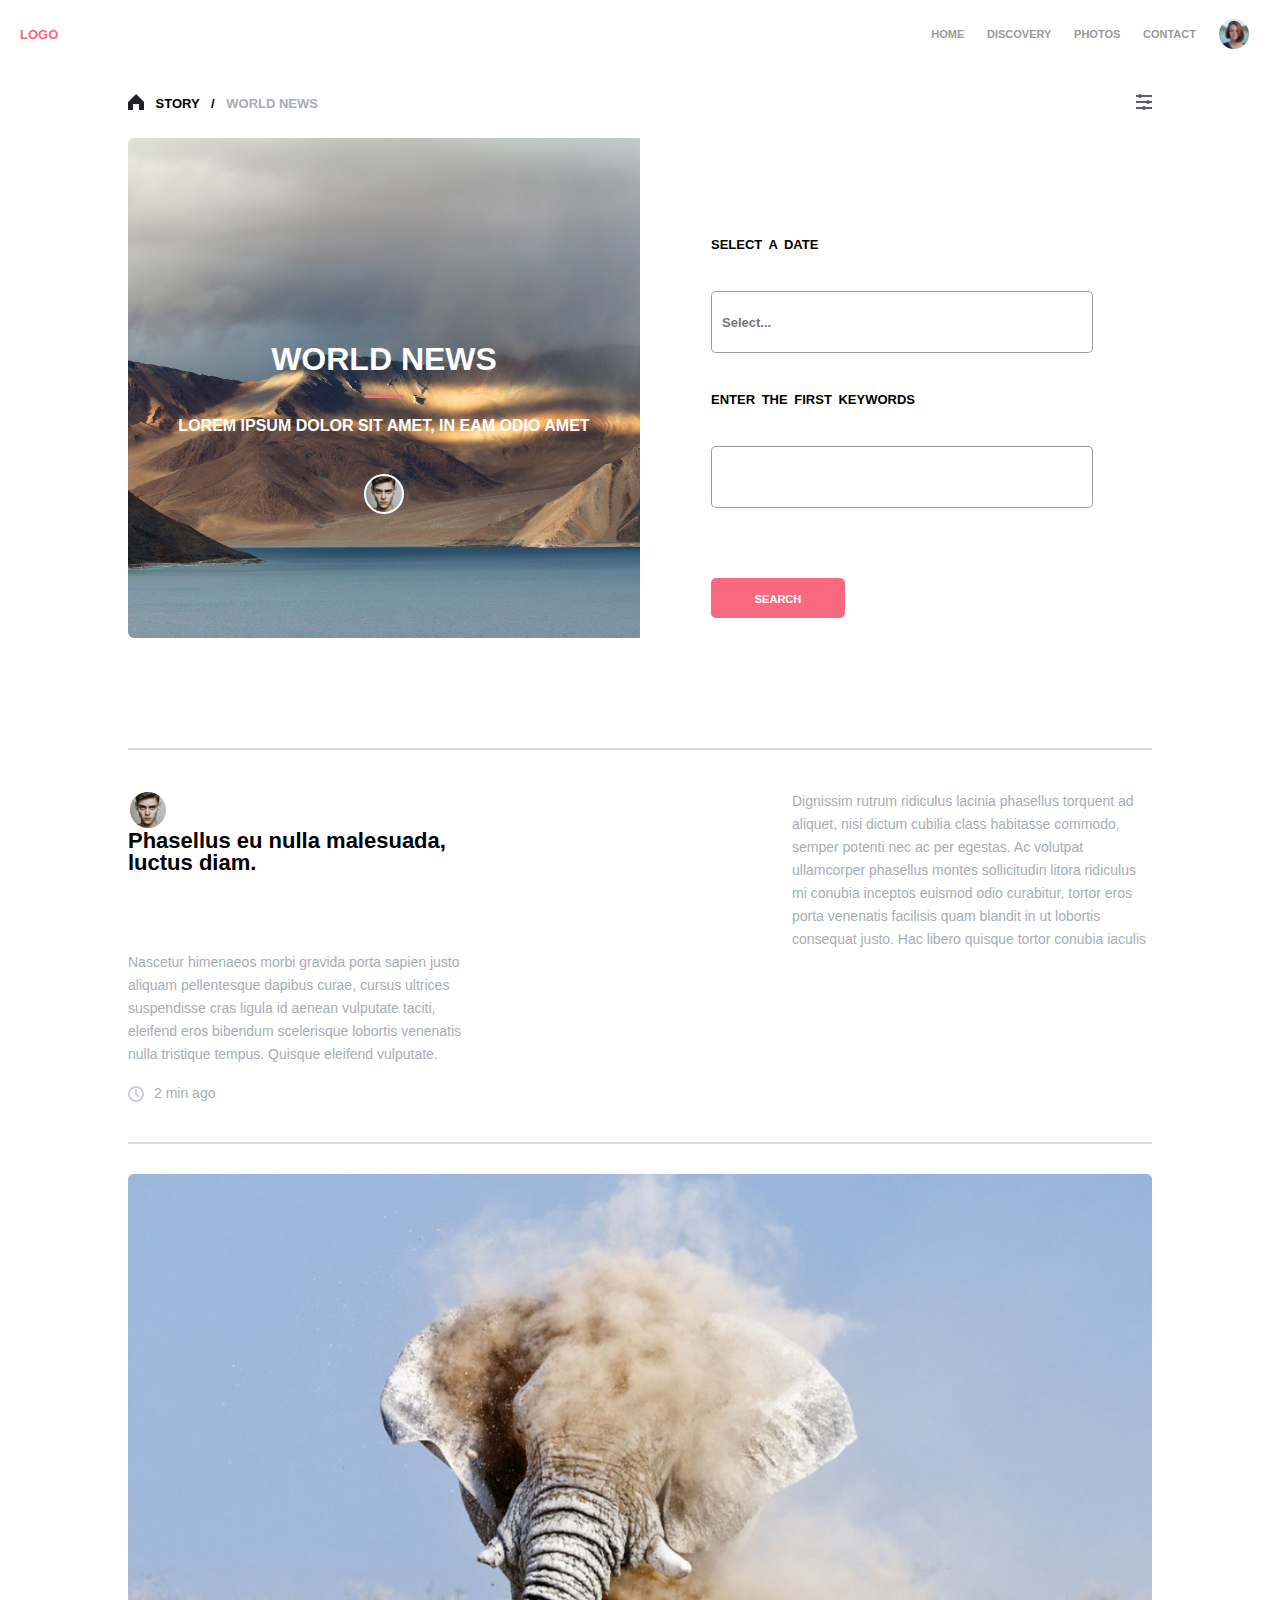
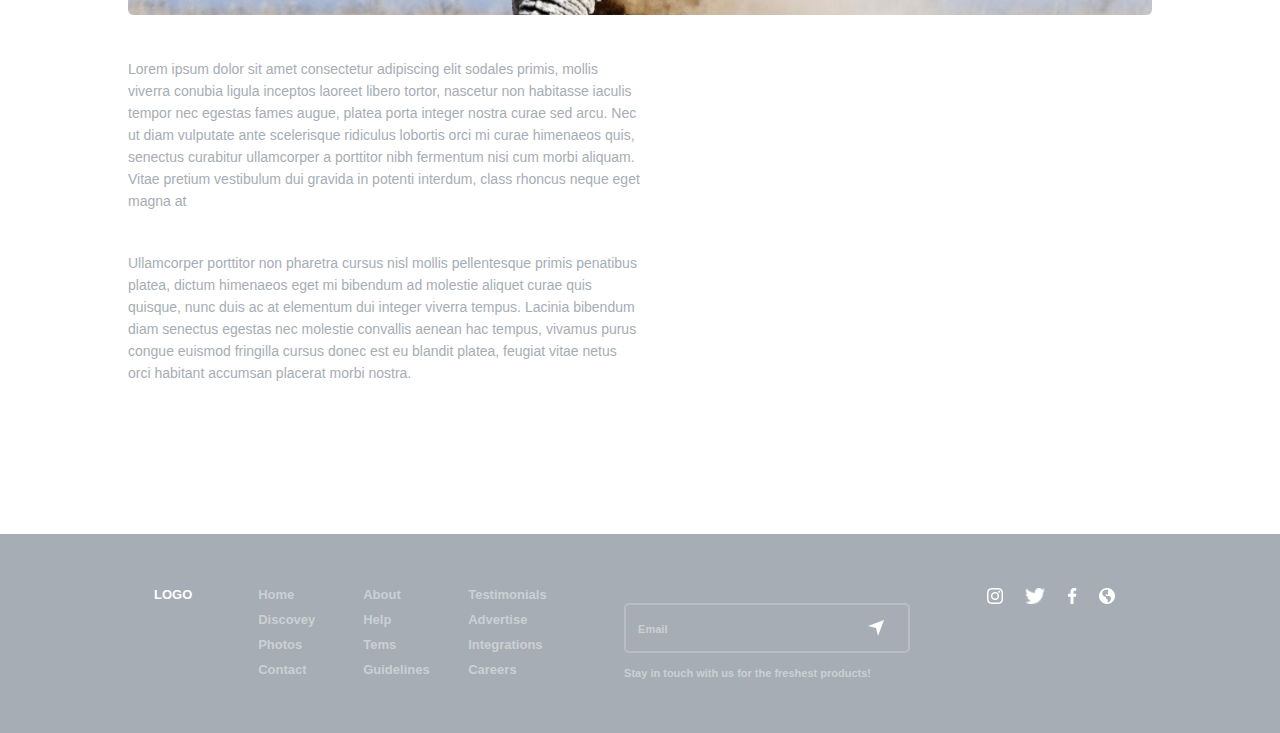
<file: second-page.html>
<!DOCTYPE html>
<html lang="en">
  <head>
    <meta charset="UTF-8" />
    <meta name="viewport" content="width=device-width, initial-scale=1.0" />
    <title>Nika Maghaldadze</title>
    <meta
      name="description"
      content="Project for unilab acceleration program by Nika Maghaldadze"
    />
    <meta name="AdsBot-Google" content="noindex" />
    <link rel="canonical" href="https://www.yourwebsite.com/your-page" />
    <link rel="stylesheet" href="./CSS/reset.css" />
    <link rel="stylesheet" href="./CSS/styles.css" />
    <link rel="stylesheet" href="./CSS/media.css" />
    <link rel="canonical" href="https://www.yourwebsite.com/your-page" />
    <link
      rel="stylesheet"
      href="https://cdnjs.cloudflare.com/ajax/libs/font-awesome/6.4.2/css/all.min.css"
    />
    <meta
      property="og:title"
      content="Nika Maghaldadze: Accelerating Success with Expertise"
    />
    <meta
      property="og:description"
      content="Welcome to Nika Maghaldadze's Acceleration Project!
     Discover how I apply my expertise and knowledge to drive success. From strategy to execution, 
     I'm dedicated to accelerating progress and achieving results. Explore how my skills and commitment make a difference."
    />
    <meta property="og:url" content="https://www.yourwebsite.com/your-page" />
    <meta property="og:type" content="website" />
    <meta property="og:title" content="Your Page Title" />
    <meta property="og:description" content="Your Open Graph Description" />
    <meta property="og:image" content="https://www.yourwebsite.com/image.jpg" />
    <meta property="og:image:width" content="1200" />
    <meta property="og:image:height" content="630" />
    <meta property="og:site_name" content="Your Website Name" />
    <meta property="og:locale" content="ge_Ge" />
    <meta
      property="article:author"
      content="Your Facebook Profile or Page URL"
    />
    <meta property="article:published_time" content="2023-11-07T12:00:00Z" />
    <meta
      name="twitter:image"
      content="https://www.yourwebsite.com/image.jpg"
    />
  </head>
  <body>
    <header class="header">
      <div class="web-version-header">
        <div class="logo-wrapper">
          <h3>LOGO</h3>
        </div>
        <nav>
          <ul>
            <a href="./index.html">
              <li>home</li>
            </a>
            <a href="./second-page.html">
              <li>discovery</li>
            </a>
            <a href="./fetch-data.html">
              <li>photos</li>
            </a>
            <a href="#">
              <li>contact</li>
            </a>
            <img
              id="loggedUser"
              class="logged-user-avatar"
              src="./Images/Photos/girl-photo-in-navbar.png"
              alt="logged user avatar"
            />
          </ul>
        </nav>
      </div>

      <div class="mobile-header-wrap">
        <div class="mobile-top-section">
          <div class="time">
            <h3 class="time">9:23</h3>
          </div>
          <div class="logos">
            <img
              src="./Images/Logos/Cellular Connection.png"
              alt="Celullar Data logo"
            />
            <img src="./Images/Logos/Wi-Fi.png" alt="Wi-Fi logo" />
            <img src="./Images/Logos/Battery.png" alt="Battery Logo" />
          </div>
        </div>
        <div class="mobile-bottom-section">
          <div class="burger-bar">
            <img
              class="bar"
              id="burgerIcon"
              src="./Images/Logos/menu icon.png"
              alt="burger menu"
            />
            <i class="fa-solid fa-x Xclose"></i>
          </div>
          <div class="logo-wrapper">
            <h3>LOGO</h3>
          </div>
          <div class="avatar">
            <img class="logged-user-avatar-1" src="./Images/Photos/avatar.png" alt="user avatar" />
          </div>
        </div>
      </div>
      <nav class="mobile-navigation close">
        <ul>
          <a class="actual-link" href="./index.html"
            ><li>
              <img src="./Images/Logos/home.png" alt="home logo" />home
            </li></a
          >
          <a class="actual-link" href="./second-page.html">
            <li>
              <img
                src="./Images/Logos/discover.png"
                alt="discover logo"
              />discovery
            </li>
          </a>
          <a class="actual-link" href="./fetch-data.html">
            <li>
              <img src="./Images/Logos/photos.png" alt="photo logo" />photos
            </li>
          </a>
          <li>
            <img src="./Images/Logos/mail.png" alt="envelope logo" />contact
          </li>
          <li class="popup-button">
            <img
              id="loggedUser1"
              class="logged-user-avatar"
              src="./Images/Photos/girl-photo-in-navbar.png"
              alt="logged user avatar"
            />
            profile
          </li>
        </ul>
      </nav>
    </header>
    <div class="popup">
      <div class="popup-wrap">
        <div class="X">X</div>
        <img src="./Images/Photos/popup-image.jpg" alt="avatar image" />
        <h1>dummy text</h1>
        <p>
          Lorem ipsum dolor sit amet consectetur adipisicing elit. Officiis
          consequatur suscipit facilis nostrum iure beatae magnam, ipsa incidunt
          cumque quos nisi enim at, natus praesentium voluptatum facere nulla
          voluptatem voluptatibus!
        </p>
      </div>
    </div>
    <section class="top-section">
      <div class="top-side">
        <div class="home-side">
          <a href="./index.html">
            <img src="./Images/Logos/home.png" alt="Home logo" />
          </a>
          <p>story</p>
          <p>/</p>
          <p class="grey-text">world news</p>
        </div>

        <div class="filter">
          <img src="./Images/Logos/filter.png" alt="settings" />
        </div>
      </div>

      <div class="bottom-ones">
        <div class="world-news">
          <h1>WORLD NEWS</h1>
          <hr />
          <h3>Lorem ipsum dolor sit amet, in eam odio amet</h3>
          <img src="./Images/Photos/avatar.png" alt="avatar" />
        </div>

        <div>
          <div class="select-side">
            <div>
              <label for="option">Select a date</label>
              <input
                type="text"
                id="option"
                name="trip-start"
                placeholder="Select..."
                min="2018-01-01"
                max="2023-12-31"
                onfocus="(this.type='date')"
              />
            </div>
            <div>
              <label for="search">Enter the first keywords</label>
              <input id="search" type="text" />
            </div>
            <button>search</button>
          </div>
        </div>
      </div>
    </section>

    <section class="second-section">
      <div>
        <img src="./Images/Photos/avatar.png" alt="avatar" />
        <h1>Phasellus eu nulla malesuada, luctus diam.</h1>
      </div>
      <div>
        <p>
          Dignissim rutrum ridiculus lacinia phasellus torquent ad aliquet, nisi
          dictum cubilia class habitasse commodo, semper potenti nec ac per
          egestas. Ac volutpat ullamcorper phasellus montes sollicitudin litora
          ridiculus mi conubia inceptos euismod odio curabitur, tortor eros
          porta venenatis facilisis quam blandit in ut lobortis consequat justo.
          Hac libero quisque tortor conubia iaculis
        </p>
      </div>
      <div>
        <p>
          Nascetur himenaeos morbi gravida porta sapien justo aliquam
          pellentesque dapibus curae, cursus ultrices suspendisse cras ligula id
          aenean vulputate taciti, eleifend eros bibendum scelerisque lobortis
          venenatis nulla tristique tempus. Quisque eleifend vulputate.
        </p>
        <div>
          <img src="./Images/Logos/time.png" alt="clock" />
          <p>2 min ago</p>
        </div>
      </div>
    </section>
    <section class="third-section">
      <img src="./Images/Photos/second-page-photo(2).png" alt="elephant" />
      <p>
        Lorem ipsum dolor sit amet consectetur adipiscing elit sodales primis,
        mollis viverra conubia ligula inceptos laoreet libero tortor, nascetur
        non habitasse iaculis tempor nec egestas fames augue, platea porta
        integer nostra curae sed arcu. Nec ut diam vulputate ante scelerisque
        ridiculus lobortis orci mi curae himenaeos quis, senectus curabitur
        ullamcorper a porttitor nibh fermentum nisi cum morbi aliquam. Vitae
        pretium vestibulum dui gravida in potenti interdum, class rhoncus neque
        eget magna at
      </p>
      <p>
        Ullamcorper porttitor non pharetra cursus nisl mollis pellentesque
        primis penatibus platea, dictum himenaeos eget mi bibendum ad molestie
        aliquet curae quis quisque, nunc duis ac at elementum dui integer
        viverra tempus. Lacinia bibendum diam senectus egestas nec molestie
        convallis aenean hac tempus, vivamus purus congue euismod fringilla
        cursus donec est eu blandit platea, feugiat vitae netus orci habitant
        accumsan placerat morbi nostra.
      </p>
    </section>
    <footer class="footer">
      <div class="footer-logo-wrapper">logo</div>
      <div class="columns-wrap">
        <div class="column">
          <p>Home</p>
          <p>Discovey</p>
          <p>Photos</p>
          <p>Contact</p>
        </div>
        <div class="column">
          <p>About</p>
          <p>Help</p>
          <p>Tems</p>
          <p>Guidelines</p>
        </div>
        <div class="column">
          <p>Testimonials</p>
          <p>Advertise</p>
          <p>Integrations</p>
          <p>Careers</p>
        </div>
      </div>
      <div class="input-text">
        <div class="input-wrap">
          <input class="input" type="text" placeholder="Email" />
          <img class="send" src="./Images/Logos/send.png" alt="Arrow logo" />
        </div>
        <div class="input-text">
          Stay in touch with us for the freshest products!
        </div>
      </div>
      <div class="socials-wrap">
        <img src="./Images/Logos/instagram.png" alt="instagram logo" />
        <img src="./Images/Logos/tweeter.png" alt="twitter logo" />
        <img src="./Images/Logos/facebook.png" alt="facebook logo" />
        <img src="./Images/Logos/web.png" alt="web logo" />
      </div>
    </footer>
  </body>
  <script src="./JavaScript/second-page.js"></script>
</html>
</file>
<file: CSS/styles.css>
@import url("https://fonts.googleapis.com/css2?family=Raleway:ital,wght@0,100;0,200;0,300;0,400;0,500;0,600;0,700;0,800;0,900;1,100;1,200;1,300;1,400;1,500;1,600;1,700;1,800;1,900&display=swap");
:root {
  --logo-font-color: #fa6980;
  --second-logo-font-color: #343638;
  --nav-list-active-color: #343638;
  --nav-list-default-color: #343638;
  --soft-transition-time: all ease 0.4s;
  --footer-background-color: #a6adb4;
  --footer-font-color: #cbd0d3;
  --white: #fff;
  --fontColor: #303134;
  --borderColor: #000;
  --smoothTransition: 0.3s all ease;
}
* {
  font-family: Arial, Helvetica, sans-serif;
  font-size: 13px;
  font-weight: bold;
}

@-webkit-keyframes fade-in {
  from {
    -webkit-transform: translateX(100%);
            transform: translateX(100%);
  }
  to {
    -webkit-transform: translateX(0);
            transform: translateX(0);
  }
}

@keyframes fade-in {
  from {
    -webkit-transform: translateX(100%);
            transform: translateX(100%);
  }
  to {
    -webkit-transform: translateX(0);
            transform: translateX(0);
  }
}
@-webkit-keyframes fade {
  from {
    opacity: 100%;
  }
  to {
    opacity: 0%;
  }
}
@keyframes fade {
  from {
    opacity: 100%;
  }
  to {
    opacity: 0%;
  }
}
@-webkit-keyframes fadeIn {
  from {
    opacity: 0%;
  }
  to {
    opacity: 100%;
  }
}
@keyframes fadeIn {
  from {
    opacity: 0%;
  }
  to {
    opacity: 100%;
  }
}

@-webkit-keyframes slide {
  from {
    -webkit-transform: translateX(-100%);
            transform: translateX(-100%);
  }
  to {
    -webkit-transform: translateX(0);
            transform: translateX(0);
  }
}

@keyframes slide {
  from {
    -webkit-transform: translateX(-100%);
            transform: translateX(-100%);
  }
  to {
    -webkit-transform: translateX(0);
            transform: translateX(0);
  }
}

@-webkit-keyframes sliderIn {
  from {
    -webkit-transform: translateX(-100%);
            transform: translateX(-100%);
    opacity: 0.3;
    scale: 0.4;
  }
  to {
    -webkit-transform: translateX(0);
            transform: translateX(0);
    opacity: 1;
    scale: 1;
  }
}

@keyframes sliderIn {
  from {
    -webkit-transform: translateX(-100%);
            transform: translateX(-100%);
    opacity: 0.3;
    scale: 0.4;
  }
  to {
    -webkit-transform: translateX(0);
            transform: translateX(0);
    opacity: 1;
    scale: 1;
  }
}

@-webkit-keyframes infoSlide {
  from {
    -webkit-transform: translateX(100%);
            transform: translateX(100%);
  }
  to {
    -webkit-transform: rotateX(0);
            transform: rotateX(0);
  }
}

@keyframes infoSlide {
  from {
    -webkit-transform: translateX(100%);
            transform: translateX(100%);
  }
  to {
    -webkit-transform: rotateX(0);
            transform: rotateX(0);
  }
}

@-webkit-keyframes popup{
  from{
    -webkit-transform: translateY(100%);
            transform: translateY(100%);
    scale: 0.5;
    opacity: 0.3;
  }
  to{
    -webkit-transform: translateY(0);
            transform: translateY(0);
    scale: 1;
    opacity: 1;
  }
}

@keyframes popup{
  from{
    -webkit-transform: translateY(100%);
            transform: translateY(100%);
    scale: 0.5;
    opacity: 0.3;
  }
  to{
    -webkit-transform: translateY(0);
            transform: translateY(0);
    scale: 1;
    opacity: 1;
  }
}
.header {
  padding: 19px 20px;
  display: -webkit-box;
  display: -ms-flexbox;
  display: flex;
  -webkit-box-pack: justify;
      -ms-flex-pack: justify;
          justify-content: space-between;
  -webkit-box-align: center;
      -ms-flex-align: center;
          align-items: center;
  -webkit-transition: var(--soft-transition-time);
  -o-transition: var(--soft-transition-time);
  transition: var(--soft-transition-time);
  -webkit-box-orient: vertical;
  -webkit-box-direction: normal;
      -ms-flex-direction: column;
          flex-direction: column;
}
.web-version-header {
  width: 100%;
  display: -webkit-box;
  display: -ms-flexbox;
  display: flex;
  -webkit-box-pack: justify;
      -ms-flex-pack: justify;
          justify-content: space-between;
  -webkit-box-align: center;
      -ms-flex-align: center;
          align-items: center;
  -webkit-transition: var(--soft-transition-time);
  -o-transition: var(--soft-transition-time);
  transition: var(--soft-transition-time);
  -webkit-animation-name: fadeIn;
          animation-name: fadeIn;
  -webkit-animation-duration: 0.5s;
          animation-duration: 0.5s;
}

header > .web-version-header > .logo-wrapper > h3 {
  font-family: Arial, Helvetica, sans-serif;
  font-size: 13px;
  font-weight: bold;
  color: var(--logo-font-color);
}
header > .mobile-header-wrap > .mobile-bottom-section > .logo-wrapper > h3 {
  font-family: Arial, Helvetica, sans-serif;
  font-size: 13px;
  font-weight: bold;
  color: var(--nav-list-default-color);
  opacity: 50%;
}
header > .web-version-header > nav > ul > a {
  text-decoration: none;
}
header > .web-version-header > nav > ul > a > li {
  font-family: Arial, Helvetica, sans-serif;
  font-size: 13px;
  text-transform: uppercase;
  color: var(--nav-list-default-color);
  opacity: 50%;
  font-weight: bold;
  font-size: 11px;
}

header > .web-version-header > nav > ul > a :hover {
  cursor: pointer;
  color: var(--nav-list-active-color);
  opacity: 100%;
  -webkit-transition: var(--soft-transition-time);
  -o-transition: var(--soft-transition-time);
  transition: var(--soft-transition-time);
}
header > .web-version-header > nav {
  max-width: 340px;
  width: 100%;
}
header > .web-version-header > nav > ul {
  max-width: 340px;
  width: 100%;
  height: auto;
  display: -webkit-box;
  display: -ms-flexbox;
  display: flex;
  -webkit-box-align: center;
      -ms-flex-align: center;
          align-items: center;
  -ms-flex-pack: distribute;
      justify-content: space-around;
}
.logged-user-avatar {
  opacity: 100%;
  cursor: pointer;
}

.mobile-header-wrap {
  width: 100%;
  display: none;
  -webkit-box-orient: vertical;
  -webkit-box-direction: normal;
      -ms-flex-direction: column;
          flex-direction: column;
  -webkit-transition: var(--soft-transition-time);
  -o-transition: var(--soft-transition-time);
  transition: var(--soft-transition-time);
}
.mobile-top-section {
  width: 100%;
  display: -webkit-box;
  display: -ms-flexbox;
  display: flex;
  -webkit-box-align: center;
      -ms-flex-align: center;
          align-items: center;
  -webkit-box-pack: justify;
      -ms-flex-pack: justify;
          justify-content: space-between;
}
.mobile-bottom-section {
  margin-top: 20px;
  width: 100%;
  display: -webkit-box;
  display: -ms-flexbox;
  display: flex;
  -webkit-box-align: center;
      -ms-flex-align: center;
          align-items: center;
  -webkit-box-pack: justify;
      -ms-flex-pack: justify;
          justify-content: space-between;
}
.burger-bar {
  cursor: pointer;
  -webkit-transition: all ease var(--soft-transition-time);
  -o-transition: all ease var(--soft-transition-time);
  transition: all ease var(--soft-transition-time);
}
.burger-bar.active .bar {
  display: none;
  -webkit-animation-name: fade;
          animation-name: fade;
  -webkit-animation-duration: 0.7s;
          animation-duration: 0.7s;
}
.burger-bar .Xclose {
  display: none;
  -webkit-animation-name: fadeIn;
          animation-name: fadeIn;
  -webkit-animation-duration: 0.7s;
          animation-duration: 0.7s;
}
.burger-bar.active .Xclose {
  display: inline-block;
  -webkit-transition: all ease var(--soft-transition-time);
  -o-transition: all ease var(--soft-transition-time);
  transition: all ease var(--soft-transition-time);
}
.mobile-navigation.close {
  display: none;
  -webkit-transition: all ease var(--soft-transition-time);
  -o-transition: all ease var(--soft-transition-time);
  transition: all ease var(--soft-transition-time);
}
.mobile-navigation.active {
  font-family: Arial, Helvetica, sans-serif;
  font-size: 13px;
  font-weight: bold;
  text-transform: uppercase;
  width: auto;
  height: 50vh;
  display: -webkit-box;
  display: -ms-flexbox;
  display: flex;
  -webkit-box-orient: vertical;
  -webkit-box-direction: normal;
      -ms-flex-direction: column;
          flex-direction: column;
  -webkit-box-align: center;
      -ms-flex-align: center;
          align-items: center;
  -webkit-animation-name: slide;
          animation-name: slide;
  -webkit-animation-duration: 0.7s;
          animation-duration: 0.7s;
  -ms-flex-item-align: start;
      align-self: flex-start;
  margin-left: 50px;
  padding: 50px;
  -webkit-box-shadow: 15px 4px 10px rgba(87, 86, 86, 0.17);
          box-shadow: 15px 4px 10px rgba(87, 86, 86, 0.17);
  padding-bottom: 0;
}
.logged-user-avatar-1{
  cursor: pointer;
}
.actual-link{
  display: -webkit-box;
  display: -ms-flexbox;
  display: flex;
  -webkit-box-align: center;
      -ms-flex-align: center;
          align-items: center;
  -webkit-box-pack: justify;
      -ms-flex-pack: justify;
          justify-content: space-between;
  margin: 30px 0px;
  cursor: pointer;
  text-decoration: none;
}
.actual-link > li{
  width: 100%;
  display: -webkit-box;
  display: -ms-flexbox;
  display: flex;
  -webkit-box-align: start;
      -ms-flex-align: start;
          align-items: flex-start;
  -webkit-box-pack: justify;
      -ms-flex-pack: justify;
          justify-content: space-between;
  cursor: pointer;
  color: #000;
  
}
.burger-bar {
  cursor: pointer;
  -webkit-transition: all ease var(--soft-transition-time);
  -o-transition: all ease var(--soft-transition-time);
  transition: all ease var(--soft-transition-time);
}

.mobile-navigation.active > ul > li {
  display: -webkit-box;
  display: -ms-flexbox;
  display: flex;
  -webkit-box-align: center;
      -ms-flex-align: center;
          align-items: center;
  margin: 30px 0px;
  cursor: pointer;
}
.mobile-navigation.active > ul > li > img {
  width: 18px;
  height: 18px;
  margin-right: 20px;
}
.popup{
  -webkit-animation-name:popup ;
          animation-name:popup ;
  -webkit-animation-duration: 1200ms;
          animation-duration: 1200ms;
  background-color: rgb(0, 0, 0);
  width: 100%;
  height: auto;
  display: -webkit-box;
  display: -ms-flexbox;
  display: flex;
  padding: 150px 0;
  -webkit-box-pack: center;
      -ms-flex-pack: center;
          justify-content: center;
  -webkit-box-align: center;
      -ms-flex-align: center;
          align-items: center;
  -webkit-box-orient: vertical;
  -webkit-box-direction: normal;
      -ms-flex-direction: column;
          flex-direction: column;
  display: none;
}
.popup-wrap{
  position: relative;
  width: 500px;
  height: auto;
  display: -webkit-box;
  display: -ms-flexbox;
  display: flex;
  -webkit-box-orient: vertical;
  -webkit-box-direction: normal;
      -ms-flex-direction: column;
          flex-direction: column;
  -webkit-box-align: center;
      -ms-flex-align: center;
          align-items: center;
}
.popup-wrap > .X{
  color: #fff;
  font-family: Arial, Helvetica, sans-serif;
  font-size: 22px;
  font-weight: 600;
  text-transform: uppercase;
  position: absolute;
  top: 0px;
  right: 20px;
  cursor: pointer;
}
.popup >.popup-wrap> img{
  width: 250px;
  height: 250px;
  border-radius: 50%;
}
.popup >.popup-wrap> h1{
  font-family: Arial, Helvetica, sans-serif;
  font-size: 32px;
  font-weight: bold;
  text-transform: uppercase;
  color: #fff;
  margin-top: 40px;
}

.popup >.popup-wrap> p{
  font-family: Arial, Helvetica, sans-serif;
  font-size: 22px;
  font-weight: 500;
  color: #fff;
  margin-top: 40px;
}

.popup.active{
  display: -webkit-box;
  display: -ms-flexbox;
  display: flex;
}

.footer {
  background-color: var(--footer-background-color);
  display: -webkit-box;
  display: -ms-flexbox;
  display: flex;
  -webkit-box-pack: justify;
      -ms-flex-pack: justify;
          justify-content: space-between;
  -webkit-box-align: start;
      -ms-flex-align: start;
          align-items: flex-start;
  padding: 54px 154px;
  -ms-flex-wrap: wrap;
      flex-wrap: wrap;
  overflow: hidden;
}
.footer-logo-wrapper {
  font-family: Arial, Helvetica, sans-serif;
  font-size: 13px;
  font-weight: bold;
  color: #fff;
  text-transform: uppercase;
}

.columns-wrap {
  display: -webkit-box;
  display: -ms-flexbox;
  display: flex;
  -webkit-box-align: start;
      -ms-flex-align: start;
          align-items: flex-start;
  gap: 15px;
  -ms-flex-wrap: wrap;
      flex-wrap: wrap;
}

.columns-wrap > .column {
  width: 90px;
  display: -webkit-box;
  display: -ms-flexbox;
  display: flex;
  -webkit-box-orient: vertical;
  -webkit-box-direction: normal;
      -ms-flex-direction: column;
          flex-direction: column;
  gap: 12px;
}

.columns-wrap > .column > p {
  cursor: pointer;
}
.columns-wrap > .column > p:hover {
  color: #fff;
  -webkit-transition: var(--soft-transition-time);
  -o-transition: var(--soft-transition-time);
  transition: var(--soft-transition-time);
}

.column p {
  font-family: Arial, Helvetica, sans-serif;
  font-size: 13px;
  color: var(--footer-font-color);
  font-weight: bold;
}
.input-wrap {
  width: 262px;
  height: 40px;
  padding: 5px;
  display: -webkit-box;
  display: -ms-flexbox;
  display: flex;
  -webkit-box-align: center;
      -ms-flex-align: center;
          align-items: center;
  border: solid 2px rgba(203, 208, 211, 0.5);
  border-radius: 5px;
  padding: 3px 10px;
}
.input {
  width: 87%;
  background: transparent;
  outline: none;
  border: none;
  color: #fff;
  font-size: 13px;
}
.input::-webkit-input-placeholder {
  font-family: Arial, Helvetica, sans-serif;
  font-size: 11px;
  color: var(--footer-font-color);
  font-weight: bold;
}
.input::-moz-placeholder {
  font-family: Arial, Helvetica, sans-serif;
  font-size: 11px;
  color: var(--footer-font-color);
  font-weight: bold;
}
.input:-ms-input-placeholder {
  font-family: Arial, Helvetica, sans-serif;
  font-size: 11px;
  color: var(--footer-font-color);
  font-weight: bold;
}
.input::-ms-input-placeholder {
  font-family: Arial, Helvetica, sans-serif;
  font-size: 11px;
  color: var(--footer-font-color);
  font-weight: bold;
}
.input::placeholder {
  font-family: Arial, Helvetica, sans-serif;
  font-size: 11px;
  color: var(--footer-font-color);
  font-weight: bold;
}
.input-text {
  font-family: Arial, Helvetica, sans-serif;
  font-size: 11px;
  color: var(--footer-font-color);
  font-weight: bold;
  margin-top: 15px;
}
.send {
  cursor: pointer;
}
.time-wrapper > img{
  width: 10px;
  height: 10px;
}
.socials-wrap {
  width: 150px;
  height: 16px;
  display: -webkit-box;
  display: -ms-flexbox;
  display: flex;
  -ms-flex-pack: distribute;
      justify-content: space-around;
}

.first-section {
  width: 100%;
  height: auto;
  overflow: hidden;
}

.first-section.none {
  display: none;
}

.slide {
  display: -webkit-box;
  display: -ms-flexbox;
  display: flex;
}

button {
  text-transform: uppercase;
}

.left {
  width: 50%;
  height: 600px;
  position: relative;
  display: -webkit-box;
  display: -ms-flexbox;
  display: flex;
  -webkit-box-pack: center;
      -ms-flex-pack: center;
          justify-content: center;
  -webkit-box-align: center;
      -ms-flex-align: center;
          align-items: center;
  -webkit-box-orient: vertical;
  -webkit-box-direction: normal;
      -ms-flex-direction: column;
          flex-direction: column;
}
.text-information {
  max-width: 570px;
  width: 100%;
  height: 310px;
  
}
.sliderWrapper {
  -webkit-animation-name: sliderIn;
          animation-name: sliderIn;
  -webkit-animation-duration: 1s;
          animation-duration: 1s;
  width: 100%;
  height: 100%;
  position: absolute;
  top: 0;
  left: 0;
  display: -ms-grid;
  display: grid;
  place-items: center;
}
.left > .sliderWrapper > img {
  max-width: 840px;
  width: 100%;
  height: 600px;
  position: absolute;
  top: 0;
  left: 0;
  z-index: -1;
  -o-object-fit: cover;
     object-fit: cover;
}

.left > .sliderWrapper > .text-information :where(h2, h3, p) {
  font-family: Arial, Helvetica, sans-serif;
  font-weight: bold;
  color: #fff;
  padding: 0 10px;
}

.left > .sliderWrapper > .text-information > h2 {
  font-size: 24px;
}

.left > .sliderWrapper > .text-information > h3 {
  font-size: 24px;
  margin-top: 40px;
}
hr {
  margin-top: 40px;
  outline: none;
  border: none;
  height: 3px;
  background-color: #fff;
  border-radius: 10px;
}
.left > .sliderWrapper > .text-information > p {
  font-size: 16px;
  font-weight: 400;
}

.left > .sliderWrapper > .text-information > button {
  margin-top: 30px;
  margin-left: 10px;
  width: 134px;
  height: 40px;
  background-color: #fa6980;
  color: #fff;
  border: none;
  outline: none;
  border-radius: 5px;
  font-family: Arial, Helvetica, sans-serif;
  font-weight: bold;
  font-size: 11px;
  padding-top: 5px;
}

.left > .sliderWrapper > .text-information > button:hover {
  cursor: pointer;
  opacity: 85%;
  -webkit-transition: var(--soft-transition-time);
  -o-transition: var(--soft-transition-time);
  transition: var(--soft-transition-time);
}

.right {
  width: 50%;
  display: -ms-grid;
  display: grid;
  place-items: center;
  padding: 100px 120px 100px 100px;
}

.arrow-nav {
  width: 100%;
  display: -webkit-box;
  display: -ms-flexbox;
  display: flex;
  -webkit-box-pack: justify;
      -ms-flex-pack: justify;
          justify-content: space-between;
  height: 50px;
  -webkit-box-align: start;
      -ms-flex-align: start;
          align-items: flex-start;
  border-bottom: solid 1px #ebeded;
}

.arrow-nav > .arrows {
  width: 8%;
  display: -webkit-box;
  display: -ms-flexbox;
  display: flex;
  -webkit-box-pack: justify;
      -ms-flex-pack: justify;
          justify-content: space-between;
}
.arrows > img {
  cursor: pointer;
}
.arrow-nav > h2 {
  font-family: Arial, Helvetica, sans-serif;
  font-weight: bold;
  font-size: 24px;
}
.info-wrap {
  -webkit-animation-name: infoSlide;
          animation-name: infoSlide;
  -webkit-animation-duration: 0.8s;
          animation-duration: 0.8s;
  width: 100%;
  display: -webkit-box;
  display: -ms-flexbox;
  display: flex;
  -webkit-box-orient: vertical;
  -webkit-box-direction: normal;
      -ms-flex-direction: column;
          flex-direction: column;
  gap: 40px;
}

.travel-log {
  display: -webkit-box;
  display: -ms-flexbox;
  display: flex;
  -webkit-box-orient: vertical;
  -webkit-box-direction: normal;
      -ms-flex-direction: column;
          flex-direction: column;
  -webkit-box-pack: start;
      -ms-flex-pack: start;
          justify-content: flex-start;
  -webkit-box-align: start;
      -ms-flex-align: start;
          align-items: flex-start;
}

.travel-log > h4 {
  font-family: Arial, Helvetica, sans-serif;
  font-weight: bold;
  font-size: 16px;
  color: #fa6980;
}

.travel-log > h5 {
  font-family: Arial, Helvetica, sans-serif;
  font-weight: bold;
  font-size: 16px;
  margin-top: 20px;
}

.travel-log > p {
  font-family: "acumin-pro", sans-serif;
  font-weight: 400;
  font-style: normal;
  color: #a6adb4;
  margin-top: 10px;
}

.travel-log > div {
  width: 84px;
  height: 16px;
  margin-top: 10px;
  display: -webkit-box;
  display: -ms-flexbox;
  display: flex;
  -webkit-box-pack: justify;
      -ms-flex-pack: justify;
          justify-content: space-between;
}

.travel-log > div > p {
  font-family: Arial, Helvetica, sans-serif;
  font-weight: bold;
  font-size: 13px;
  color: #a6adb4;
}

.dinamic-section.none{
  display: none;
}

.dinamic-section {
  width: 100%;
  margin-top: 40px;
}

.fixed-header-wrapper {
  width: 90%;
  margin: 0 auto;
  display: -webkit-box;
  display: -ms-flexbox;
  display: flex;
  -webkit-box-pack: justify;
      -ms-flex-pack: justify;
          justify-content: space-between;
}

.fixed-header-wrapper > h2 {
  font-family: Arial, Helvetica, sans-serif;
  font-weight: bold;
  font-size: 24px;
}

.fixed-header-wrapper > .arrows {
  width: 50px;
  display: -webkit-box;
  display: -ms-flexbox;
  display: flex;
  -webkit-box-pack: justify;
      -ms-flex-pack: justify;
          justify-content: space-between;
}

.fixed-header-wrapper > .arrows > img {
  width: 6px;
  height: 10px;
}

.section-from-js {
  width: 80%;
  margin: 0 auto;
  margin-top: 40px;
}

.from-js {
  width: 100%;
  display: -webkit-box;
  display: -ms-flexbox;
  display: flex;
  -ms-flex-wrap: wrap;
      flex-wrap: wrap;
  -webkit-box-pack: justify;
      -ms-flex-pack: justify;
          justify-content: space-between;
}

.blockWrapper {
  max-width: 360px;
  width: 100%;
  height: 350px;
}

.blockWrapper > img {
  -webkit-animation-name: fadeIn;
          animation-name: fadeIn;
  -webkit-animation-duration: 880ms;
          animation-duration: 880ms;
  max-width: 360px;
  width: 100%;
  height: 180px;
  -o-object-fit: cover;
     object-fit: cover;
  border-radius: 5px;
}

.blockWrapper > h2 {
  width: 240px;
  margin: 0 auto;
  margin-top: 40px;
  font-family: Arial, Helvetica, sans-serif;
  font-weight: bold;
  font-size: 16px;
  color: #000;
}
.blockWrapper > p {
  width: 240px;
  margin: 0 auto;
  margin-top: 10px;
  font-family: "acumin-pro", sans-serif;
  font-weight: 400;
  font-size: 13px;
  color: #a6adb4;
}
.time-wrapper {
  width: 240px;
  margin: 0 auto;
  display: -webkit-box;
  display: -ms-flexbox;
  display: flex;
  margin-top: 30px;
}
.time-wrapper > p {
  font-family: "acumin-pro", sans-serif;
  font-weight: oblique;
  font-size: 13px;
  color: #a6adb4;
  margin-left: 10px;
}

/* second page styles */

.top-section {
  width: 80%;
  margin: 0 auto;
  display: -webkit-box;
  display: -ms-flexbox;
  display: flex;
  -webkit-box-orient: vertical;
  -webkit-box-direction: normal;
      -ms-flex-direction: column;
          flex-direction: column;
}

.top-section > .top-side {
  width: 100%;
  height: 70px;
  display: -webkit-box;
  display: -ms-flexbox;
  display: flex;
  -webkit-box-pack: justify;
      -ms-flex-pack: justify;
          justify-content: space-between;
  -webkit-box-align: center;
      -ms-flex-align: center;
          align-items: center;
}

.top-section > .top-side > .home-side {
  width: 190px;
  display: -webkit-box;
  display: -ms-flexbox;
  display: flex;
  -webkit-box-pack: justify;
      -ms-flex-pack: justify;
          justify-content: space-between;
  -webkit-box-align: center;
      -ms-flex-align: center;
          align-items: center;
}

.top-section > .top-side > .home-side > p {
  font-family: Arial, Helvetica, sans-serif;
  font-size: 13px;
  font-weight: bold;
  text-transform: uppercase;
}

.grey-text {
  color: #a6adb4;
}

.bottom-ones {
  width: 100%;
  display: -webkit-box;
  display: -ms-flexbox;
  display: flex;
  -webkit-box-pack: justify;
      -ms-flex-pack: justify;
          justify-content: space-between;
}

.bottom-ones > .world-news {
  background-image: url(../Images/Photos/second-page-photo.png);
  -o-object-fit: cover;
     object-fit: cover;
  background-repeat: no-repeat;
  width: 50%;
  min-height: 500px;
  display: -webkit-box;
  display: -ms-flexbox;
  display: flex;
  -webkit-box-pack: center;
      -ms-flex-pack: center;
          justify-content: center;
  -webkit-box-align: center;
      -ms-flex-align: center;
          align-items: center;
  -webkit-box-orient: vertical;
  -webkit-box-direction: normal;
      -ms-flex-direction: column;
          flex-direction: column;
  text-align: center;
}

.world-news > hr {
  width: 40px;
  background-color: #fa6980;
  border-radius: 5px;
  margin: 20px;
}
.world-news > h1 {
  font-family: Arial, Helvetica, sans-serif;
  font-size: 32px;
  font-weight: bold;
  text-transform: uppercase;
  color: #fff;
}
.world-news > h3 {
  font-family: Arial, Helvetica, sans-serif;
  font-size: 16px;
  font-weight: bold;
  text-transform: uppercase;
  color: #fff;
}
.world-news > img {
  margin-top: 40px;
}

.bottom-ones > div {
  width: 50%;
  display: -ms-grid;
  display: grid;
  place-items: center;
  padding: 40px;
}

.bottom-ones > div > .select-side {
  max-width: 370px;
  width: 100%;
  height: 260px;
  display: -webkit-box;
  display: -ms-flexbox;
  display: flex;
  -webkit-box-orient: vertical;
  -webkit-box-direction: normal;
      -ms-flex-direction: column;
          flex-direction: column;
  gap: 40px;
  -webkit-box-pack: center;
      -ms-flex-pack: center;
          justify-content: center;
}

.bottom-ones > div > .select-side > div {
  width: 50%;
  display: -webkit-box;
  display: -ms-flexbox;
  display: flex;
  -webkit-box-orient: vertical;
  -webkit-box-direction: normal;
      -ms-flex-direction: column;
          flex-direction: column;
  gap: 40px;
  -webkit-box-pack: center;
      -ms-flex-pack: center;
          justify-content: center;
  -webkit-box-align: start;
      -ms-flex-align: start;
          align-items: flex-start;
}

.bottom-ones > div > .select-side > div > input,
select {
  width: 360px;
  height: 40px;
  border-radius: 5px;
  outline: none;
  border: solid 1px rgba(51, 54, 56, 0.5);
  padding: 10px;
  cursor: pointer;
}

.bottom-ones > div > .select-side > div > label {
  width: 240px;
  font-family: "acumin-pro", sans-serif;
  font-size: 13px;
  font-weight: 900;
  text-transform: uppercase;
  color: #000;
  word-spacing: 3px;
}

.bottom-ones > div > .select-side > button {
  margin-top: 30px;
  width: 134px;
  height: 40px;
  background-color: #fa6980;
  color: #fff;
  border: none;
  outline: none;
  border-radius: 5px;
  font-family: Arial, Helvetica, sans-serif;
  font-weight: bold;
  font-size: 11px;
  padding: 15px;
}

.bottom-ones > div > .select-side > button:hover {
  opacity: 0.8;
  cursor: pointer;
  -webkit-transition: var(--soft-transition-time);
  -o-transition: var(--soft-transition-time);
  transition: var(--soft-transition-time);
}

.second-section {
  width: 80%;
  margin: 0 auto;
  display: -webkit-box;
  display: -ms-flexbox;
  display: flex;
  -webkit-box-pack: justify;
      -ms-flex-pack: justify;
          justify-content: space-between;
  padding: 40px 0;
  -ms-flex-wrap: wrap;
      flex-wrap: wrap;
  border-top: solid 2px rgba(166, 173, 181, 0.4);
  border-bottom: solid 2px rgba(166, 173, 181, 0.4);
  margin-top: 30px;
  margin-bottom: 30px;
}

.second-section > div {
  width: 360px;
  display: -webkit-box;
  display: -ms-flexbox;
  display: flex;
  -webkit-box-orient: vertical;
  -webkit-box-direction: normal;
      -ms-flex-direction: column;
          flex-direction: column;
}

.second-section > div > img {
  width: 40px;
  height: 40px;
}
.second-section > div > h1 {
  font-family: "acumin-pro", sans-serif;
  font-size: 22px;
  font-weight: 900;
}

.second-section > div > p {
  font-family: Arial, Helvetica, sans-serif;
  font-size: 14px;
  font-weight: 400;
  color: #a6adb4;
  line-height: 23px;
}


.second-section > div > div {
  display: -webkit-box;
  display: -ms-flexbox;
  display: flex;
  margin-top: 20px;
}

.second-section > div > div > p {
  font-family: Arial, Helvetica, sans-serif;
  font-size: 14px;
  font-weight: 400;
  color: #a6adb4;
  margin-left: 10px;
}

/* third section */
.third-section {
  width: 80%;
  margin: 0 auto;
  padding-bottom: 150px;
}

.third-section > p {
  width: 50%;
  font-family: Arial, Helvetica, sans-serif;
  font-size: 14px;
  font-weight: 400;
  color: #a6adb4;
  margin-top: 40px;
  line-height: 22px;
}

.third-section > img{
  width: 100%;
}
/* last section */
.last-section{
  width: 90%;
  height: auto;
  display: -webkit-box;
  display: -ms-flexbox;
  display: flex;
  -webkit-box-orient: vertical;
  -webkit-box-direction: normal;
      -ms-flex-direction: column;
          flex-direction: column;
  -webkit-box-pack: center;
      -ms-flex-pack: center;
          justify-content: center;
  -webkit-box-align: center;
      -ms-flex-align: center;
          align-items: center;
  padding: 40px;
}
.last-section.none{
  display: none;
}
.last-section > .fixed-header-wrapper{
  width: 90%;
  margin: 0 auto;
  display: -webkit-box;
  display: -ms-flexbox;
  display: flex;
  -webkit-box-pack: justify;
      -ms-flex-pack: justify;
          justify-content: space-between;
  -webkit-box-align: center;
      -ms-flex-align: center;
          align-items: center;
}
.wrapper{
  width: 90%;
  display: -webkit-box;
  display: -ms-flexbox;
  display: flex;
  -webkit-box-align: center;
      -ms-flex-align: center;
          align-items: center;
  -webkit-box-pack: justify;
      -ms-flex-pack: justify;
          justify-content: space-between;
  -ms-flex-wrap: wrap;
      flex-wrap: wrap;
}
.big-pictures{
  width: 60%;
  display: -webkit-box;
  display: -ms-flexbox;
  display: flex;
  -webkit-box-orient: vertical;
  -webkit-box-direction: normal;
      -ms-flex-direction: column;
          flex-direction: column;
}
.wrapper-block{
  position: relative;
  margin-top: 20px;
  background-image:url(../Images/Photos/last-section-image\(1\).png);
  -o-object-fit: cover;
     object-fit: cover;
  background-repeat: no-repeat;
  -o-object-position: center;
     object-position: center;
  max-width: 760px;
  width: 100%;
  height: 430px;
  display: -webkit-box;
  display: -ms-flexbox;
  display: flex;
  -webkit-box-orient: vertical;
  -webkit-box-direction: normal;
      -ms-flex-direction: column;
          flex-direction: column;
  -webkit-box-pack: end;
      -ms-flex-pack: end;
          justify-content: flex-end;
  -webkit-box-align: start;
      -ms-flex-align: start;
          align-items: flex-start;
}
.wrapper-block-1{
  position: relative;
  margin-top: 20px;
  margin-bottom: 20px;
  background-image:url(../Images/Photos/last-section-image\(2\).png);
  -o-object-fit: cover;
     object-fit: cover;
  background-repeat: no-repeat;
  max-width: 760px;
  width: 100%;
  height: 430px;
  display: -webkit-box;
  display: -ms-flexbox;
  display: flex;
  -webkit-box-orient: vertical;
  -webkit-box-direction: normal;
      -ms-flex-direction: column;
          flex-direction: column;
  -webkit-box-pack: end;
      -ms-flex-pack: end;
          justify-content: flex-end;
  -webkit-box-align: start;
      -ms-flex-align: start;
          align-items: flex-start;
}
.big-pictures > div > h5{
  position: absolute;
  top: 40px;
  left: 40px;
  font-family: "Raleway", sans-serif;
  font-size: 18px;
  color: #fff;
  font-weight: 600;
}
.big-pictures > div > h3{
  font-family: "Raleway", sans-serif;
  font-size: 24px;
  color: #fff;
  font-weight: bold;
  margin-left: 40px;
}

.big-pictures > div > p{
  font-family: "Raleway", sans-serif;
  font-size: 16px;
  color: #fff;
  font-weight: 600;
  margin-left: 40px;
  margin-top: 10px;
}
.big-pictures > div > div{
  display: -webkit-box;
  display: -ms-flexbox;
  display: flex;
  margin: 40px;
  
}
.big-pictures > div > div > p{
  font-family: "Raleway", sans-serif;
  font-size: 13px;
  color: #a6adb4;
  font-weight: 600;
}
.small-pictures{
  width: 30%;
  display: -webkit-box;
  display: -ms-flexbox;
  display: flex;
  -webkit-box-orient: vertical;
  -webkit-box-direction: normal;
      -ms-flex-direction: column;
          flex-direction: column;
  gap: 20px;
  -webkit-box-align: start;
      -ms-flex-align: start;
          align-items: flex-start;
}
.small-wrapper > div{
  max-width: 360px;
  width: 100%;
  display: -webkit-box;
  display: -ms-flexbox;
  display: flex;
  -webkit-box-orient: vertical;
  -webkit-box-direction: normal;
      -ms-flex-direction: column;
          flex-direction: column;
  -webkit-box-pack: justify;
      -ms-flex-pack: justify;
          justify-content: space-between;
}
.small-wrapper > div > div{
  display: -webkit-box;
  display: -ms-flexbox;
  display: flex;
  -webkit-box-align: center;
      -ms-flex-align: center;
          align-items: center;
}
.small-wrapper > div>h3{
  font-family: "Raleway", sans-serif;
  font-size: 16px;
  color: #000;
  font-weight: 900;
  margin-top: 20px;
}
.small-wrapper > div > div> p{
  font-family: "Raleway", sans-serif;
  font-size: 16px;
  color: #a6adb4;
  font-weight: 600;
  display: -webkit-box;
  display: -ms-flexbox;
  display: flex;
  -webkit-box-align: center;
      -ms-flex-align: center;
          align-items: center;
  margin-top: 20px;
}
.small-wrapper > div > div > p>span{
  text-decoration: underline;
}
/* fetch page */

.full-list-wrapper {
  width: 78%;
  margin: 0 auto;
  padding: 80px 0;
}

.managers {
  width: 100%;
  display: -ms-grid;
  display: grid;
  place-items: center;
  width: 100%;
  font-family: "Raleway", sans-serif;
  font-size: 36px;
  color: var(--borderColor);
  font-weight: 600;
  margin-top: 22.4px;
}

.div-list {
  display: -webkit-box;
  display: -ms-flexbox;
  display: flex;
  -webkit-box-pack: justify;
      -ms-flex-pack: justify;
          justify-content: space-between;
  padding: 20px;
  margin-top: 20px;
  -ms-flex-wrap: wrap;
      flex-wrap: wrap;
}

.div-list img {
  width: 128px;
  height: 128px;
  -o-object-fit: cover;
     object-fit: cover;
}

.names-wrap {
  display: -ms-grid;
  display: grid;
  place-items: center;
  font-family: "Raleway", sans-serif;
  font-size: 18px;
  color: var(--borderColor);
  font-weight: 600;
  margin-top: 22.4px;
}

.div-2 {
  width: 40%;
  margin: 0 auto;
  display: -ms-grid;
  display: grid;
  place-items: center;
  -ms-grid-columns: auto auto;
  grid-template-columns: auto auto;
  margin-top: 30px;
}

#previous {
  width: 90%;
  height: 40px;
  border: solid 1px var(--borderColor);
  font-family: "Raleway", sans-serif;
  font-size: 18px;
  color: var(--borderColor);
  font-weight: 600;
  cursor: pointer;
}
#next {
  width: 90%;
  height: 40px;
  border: solid 1px var(--borderColor);
  font-family: "Raleway", sans-serif;
  font-size: 18px;
  color: var(--borderColor);
  font-weight: 600;
  cursor: pointer;
}

#previous:hover {
  -webkit-box-shadow: rgba(0, 0, 0, 0.24) 0px 3px 8px;
          box-shadow: rgba(0, 0, 0, 0.24) 0px 3px 8px;
}
#next:hover {
  -webkit-box-shadow: rgba(0, 0, 0, 0.24) 0px 3px 8px;
          box-shadow: rgba(0, 0, 0, 0.24) 0px 3px 8px;
}
</file>
<file: CSS/media.css>
/*
* Prefixed by https://autoprefixer.github.io
* PostCSS: v8.4.14,
* Autoprefixer: v10.4.7
* Browsers: last 4 version
*/

@-webkit-keyframes fade {
  from {
    opacity: 100%;
  }
  to {
    opacity: 0%;
  }
}
@keyframes fade {
  from {
    opacity: 100%;
  }
  to {
    opacity: 0%;
  }
}
@-webkit-keyframes fadeIn {
  from {
    opacity: 0%;
  }
  to {
    opacity: 100%;
  }
}
@keyframes fadeIn {
  from {
    opacity: 0%;
  }
  to {
    opacity: 100%;
  }
}

@media (max-width: 1080px) {
    #next{
        font-size: 14px;
    }
    #previous{
        font-size: 14px;
    }
    .div-2{
        width: 80%;
        display: -webkit-box;
        display: -ms-flexbox;
        display: flex;
        -webkit-box-pack: center;
            -ms-flex-pack: center;
                justify-content: center;
        -webkit-box-align: center;
            -ms-flex-align: center;
                align-items: center;
        margin: 0;
    }
  .socials-wrap {
    margin-top: 100px;
  }
  .last-section{
    -webkit-box-align: center;
        -ms-flex-align: center;
            align-items: center;
    -webkit-box-pack: center;
        -ms-flex-pack: center;
            justify-content: center;
    -webkit-box-orient: vertical;
    -webkit-box-direction: normal;
        -ms-flex-direction: column;
            flex-direction: column;
    padding: 40px 0;
  }
  .wrapper{
    width: 100%;
    -webkit-box-orient: vertical;
    -webkit-box-direction: normal;
        -ms-flex-direction: column;
            flex-direction: column;
    -webkit-box-align: center;
        -ms-flex-align: center;
            align-items: center;
    -webkit-box-pack: center;
        -ms-flex-pack: center;
            justify-content: center;
  }
  .big-pictures{
    width: 90%;
  }
  .small-pictures{
    width: 90%;
    display: -webkit-box;
    display: -ms-flexbox;
    display: flex;
    -webkit-box-align: center;
        -ms-flex-align: center;
            align-items: center;
  }
  .small-pictures > .small-picture{
    width: 100%;
    display: -webkit-box;
    display: -ms-flexbox;
    display: flex;
    -webkit-box-align: center;
        -ms-flex-align: center;
            align-items: center;
  }
  .small-pictures > .small-wrapper > div{
    width: 100%;
    display: -webkit-box;
    display: -ms-flexbox;
    display: flex;
    -webkit-box-align: center;
        -ms-flex-align: center;
            align-items: center;
  }
  .small-pictures > .small-wrapper > div > img{
    width: 90%;
  }
  .small-pictures > .small-wrapper > div > div > p{
    display: -webkit-box;
    display: -ms-flexbox;
    display: flex;
    -webkit-box-align: center;
        -ms-flex-align: center;
            align-items: center;
  }
}
@media (max-width: 930px) {
  .input-wrap {
    margin-top: 50px;
  }
}
@media (max-width: 830px) {
  .from-js {
    -webkit-box-pack: center;
        -ms-flex-pack: center;
            justify-content: center;
  }
}

@media (max-width: 650px) {
  .footer-logo-wrapper {
    display: none;
  }
  .input-text {
    display: none;
  }
  .footer {
    padding: 40px 54px;
  }
  .column {
    margin-top: 15px;
  }
  .popup-wrap{
    max-width: 320px;
    width: 100%;
    height: auto;
  }
  .popup >.popup-wrap> img{
    width: 150px;
    height: 150px;
  }
  .popup >.popup-wrap> h1{
    font-size: 25px;
  }
  .popup >.popup-wrap> p{
    font-size: 16px;
  }
}
@media (max-width: 780px) {
  .slide {
    -ms-flex-wrap: wrap;
        flex-wrap: wrap;
    -webkit-box-pack: center;
        -ms-flex-pack: center;
            justify-content: center;
    -webkit-box-align: center;
        -ms-flex-align: center;
            align-items: center;
    gap: 2em;
  }
  .slide > .right {
    padding: 40px;
    padding-top: 0;
    width: 100%;
    margin-bottom: 30px;
  }
  .slide > .right > .wrapper {
    width: 100%;
    -webkit-box-pack: center;
        -ms-flex-pack: center;
            justify-content: center;
    -webkit-box-align: center;
        -ms-flex-align: center;
            align-items: center;
  }
  .slide > .left {
    width: 100%;
    padding: 2em;
  }
  .log-wrapper {
    width: 100%;
    display: -webkit-box;
    display: -ms-flexbox;
    display: flex;
    -webkit-box-pack: justify;
        -ms-flex-pack: justify;
            justify-content: space-between;
    -webkit-box-orient: horizontal;
    -webkit-box-direction: normal;
        -ms-flex-direction: row;
            flex-direction: row;
  }
  .info-wrap {
    margin-top: 40px;
  }

  .bottom-ones{
    display: -webkit-box;
    display: -ms-flexbox;
    display: flex;
    -webkit-box-orient: vertical;
    -webkit-box-direction: normal;
        -ms-flex-direction: column;
            flex-direction: column;
    -webkit-box-pack: center;
        -ms-flex-pack: center;
            justify-content: center;
    -webkit-box-align: center;
        -ms-flex-align: center;
            align-items: center;
  }
  .bottom-ones > div{
    width: 90%;
    padding-left: 0;
  }
  .bottom-ones > .world-news{
    width: 100%;
    padding: 0;
  }
  .bottom-ones > div > .select-side > div{
    width: 100%;
    gap:0;
   
  }
}
@media (max-width: 450px) {
  .web-version-header {
    display: none;
  }
  .mobile-header-wrap {
    -webkit-animation-name: fadeIn;
            animation-name: fadeIn;
    -webkit-animation-duration: 0.5s;
            animation-duration: 0.5s;
    display: -webkit-box;
    display: -ms-flexbox;
    display: flex;
  }
  .header {
    padding-bottom: 0px;
  }
  .log-wrapper {
    -webkit-box-orient: vertical;
    -webkit-box-direction: normal;
        -ms-flex-direction: column;
            flex-direction: column;
  }
  .top-section{
    width: 96%;
  }
  .bottom-ones > div > .select-side > div{
    padding: 0;
    width: 100%;
    gap:0;
   
  }
  .bottom-ones > div > .select-side > div > input,
select{
    width: 320px;
}
}

@media(max-width:390px){
    .bottom-ones > div > .select-side > div > input,
select{
    width: 240px;
}
}


/* fetch page */
</file>
